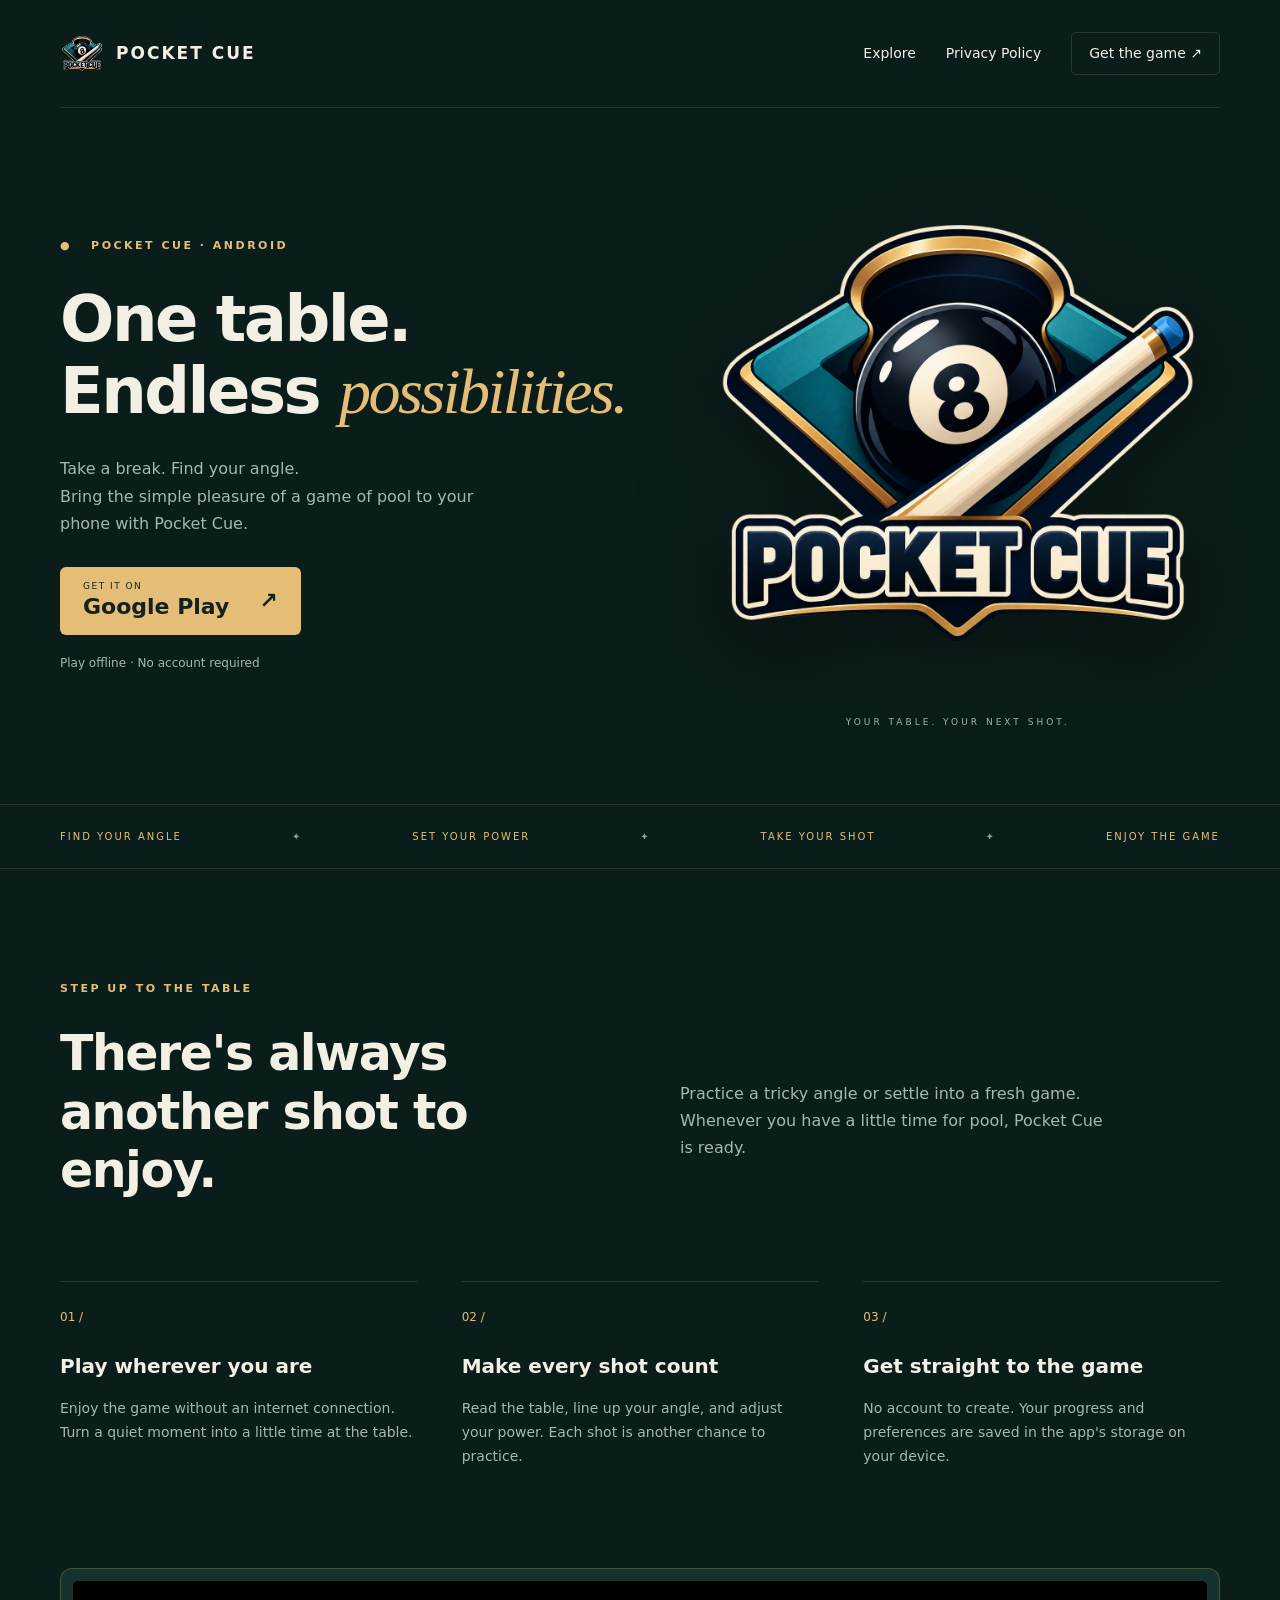
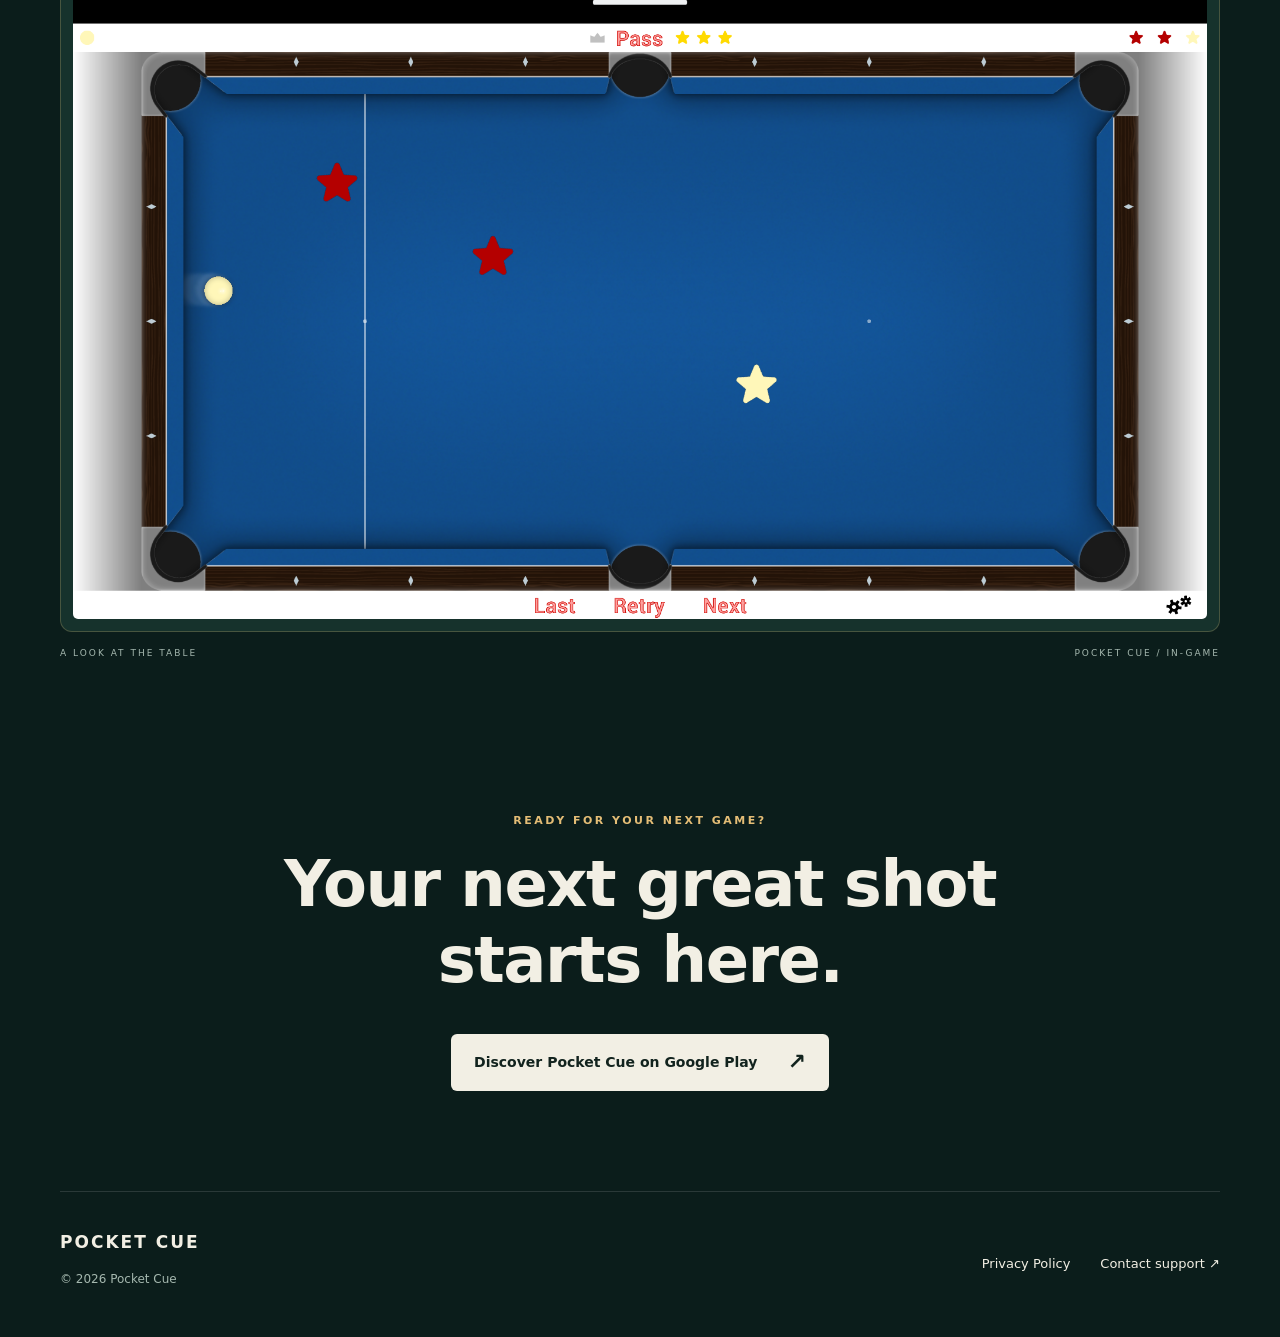
<file: index.html>
<!doctype html>
<html lang="en">
<head>
<meta charset="utf-8"><meta name="viewport" content="width=device-width,initial-scale=1">
<title>Pocket Cue — Your Next Great Shot</title>
<meta name="description" content="Bring the pool table to your pocket. Play Pocket Cue on Android, practice your shots, and enjoy a game offline. No account required.">
<meta name="theme-color" content="#0b1d1b"><meta property="og:title" content="Pocket Cue — Your Next Great Shot"><meta property="og:description" content="Find your angle. Take your shot. Enjoy the game."><meta property="og:type" content="website">
<link rel="icon" href="assets/logo.png"><link rel="stylesheet" href="style.css">
</head>
<body>
<a class="skip" href="#main">Skip to content</a>
<header class="wrap"><a class="brand" href="./"><img src="assets/logo.png" width="44" height="44" alt="">POCKET CUE</a><nav aria-label="Main navigation"><a href="#experience">Explore</a><a href="pocket-cue-policy/">Privacy Policy</a><a class="nav-download" href="https://play.google.com/store/apps/details?id=com.pocket.cue">Get the game ↗</a></nav></header>
<main id="main">
<section class="hero wrap"><div><p class="eyebrow">● &nbsp; POCKET CUE · ANDROID</p><h1>One table.<br>Endless <em>possibilities.</em></h1><p class="intro">Take a break. Find your angle.<br>Bring the simple pleasure of a game of pool to your phone with Pocket Cue.</p><a class="button" href="https://play.google.com/store/apps/details?id=com.pocket.cue"><span><small>GET IT ON</small>Google Play</span><span>↗</span></a><p class="hero-note">Play offline · No account required</p></div><div class="hero-art"><img src="assets/logo.png" width="1280" height="1280" alt="Pocket Cue logo featuring an eight ball, a cue, and a pool table pocket"><p>YOUR TABLE. YOUR NEXT SHOT.</p></div></section>
<div class="ticker"><div class="wrap">FIND YOUR ANGLE <span>✦</span> SET YOUR POWER <span>✦</span> TAKE YOUR SHOT <span>✦</span> ENJOY THE GAME</div></div>
<section class="experience wrap" id="experience"><p class="eyebrow">STEP UP TO THE TABLE</p><div class="section-heading"><h2>There's always<br>another shot to enjoy.</h2><p>Practice a tricky angle or settle into a fresh game. Whenever you have a little time for pool, Pocket Cue is ready.</p></div><div class="features"><article><span>01 /</span><h3>Play wherever you are</h3><p>Enjoy the game without an internet connection. Turn a quiet moment into a little time at the table.</p></article><article><span>02 /</span><h3>Make every shot count</h3><p>Read the table, line up your angle, and adjust your power. Each shot is another chance to practice.</p></article><article><span>03 /</span><h3>Get straight to the game</h3><p>No account to create. Your progress and preferences are saved in the app's storage on your device.</p></article></div></section>
<section class="gallery wrap"><div class="image-frame"><img src="assets/gameplay.png" width="1920" height="1080" alt="A Pocket Cue challenge on Android, showing the cue ball and star-shaped targets on a blue pool table" loading="lazy"></div><div class="image-label"><span>A LOOK AT THE TABLE</span><span>POCKET CUE / IN-GAME</span></div></section>
<section class="closing wrap"><p class="eyebrow">READY FOR YOUR NEXT GAME?</p><h2>Your next great shot<br>starts here.</h2><a class="button light" href="https://play.google.com/store/apps/details?id=com.pocket.cue">Discover Pocket Cue on Google Play <span>↗</span></a></section>
</main><footer class="wrap"><div><a class="brand" href="./">POCKET CUE</a><p>© 2026 Pocket Cue</p></div><div class="footer-links"><a href="pocket-cue-policy/">Privacy Policy</a><a href="mailto:trang.lth610@gmail.com">Contact support ↗</a></div></footer>
</body></html>
</file>
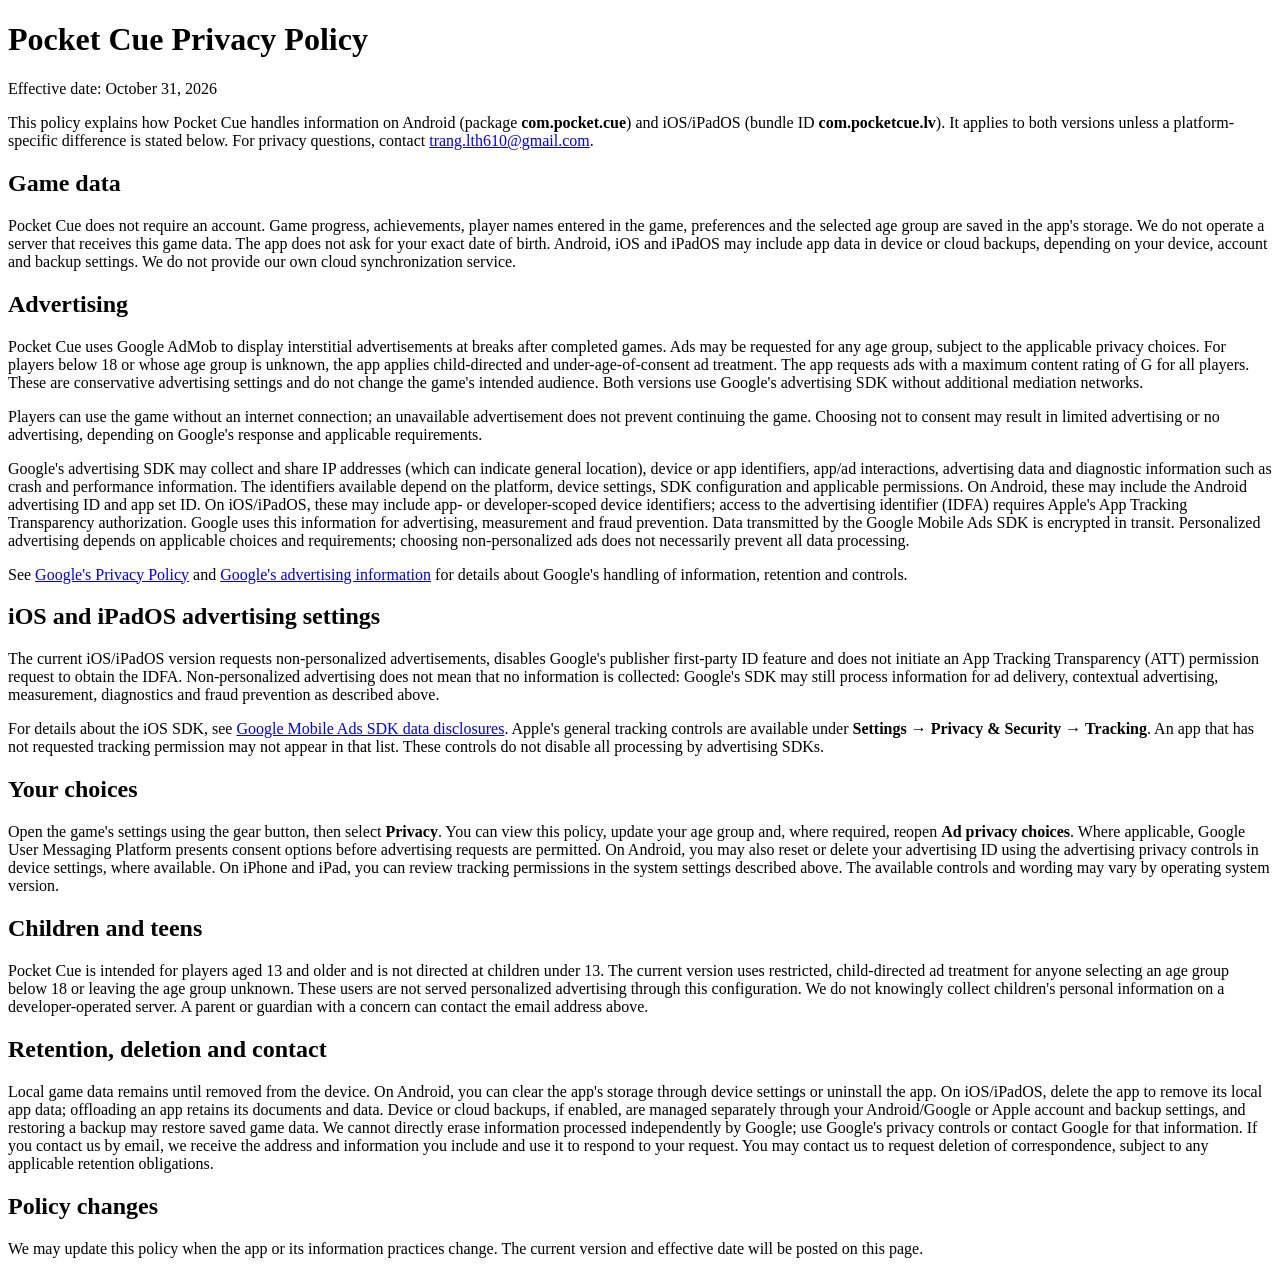
<file: pocket-cue-policy/index.html>
<!doctype html>
<html lang="en"><head><meta charset="utf-8"><meta name="viewport" content="width=device-width,initial-scale=1"><title>Pocket Cue Privacy Policy — Android &amp; iOS</title><meta name="description" content="Privacy Policy for Pocket Cue on Android and iOS/iPadOS: game data, advertising, privacy choices, and deletion."></head>
<body>
<h1>Pocket Cue Privacy Policy</h1>
<p>Effective date: October 31, 2026</p>
<p>This policy explains how Pocket Cue handles information on Android (package <strong>com.pocket.cue</strong>) and iOS/iPadOS (bundle ID <strong>com.pocketcue.lv</strong>). It applies to both versions unless a platform-specific difference is stated below. For privacy questions, contact <a href="mailto:trang.lth610@gmail.com">trang.lth610@gmail.com</a>.</p>
<h2>Game data</h2>
<p>Pocket Cue does not require an account. Game progress, achievements, player names entered in the game, preferences and the selected age group are saved in the app's storage. We do not operate a server that receives this game data. The app does not ask for your exact date of birth. Android, iOS and iPadOS may include app data in device or cloud backups, depending on your device, account and backup settings. We do not provide our own cloud synchronization service.</p>
<h2>Advertising</h2>
<p>Pocket Cue uses Google AdMob to display interstitial advertisements at breaks after completed games. Ads may be requested for any age group, subject to the applicable privacy choices. For players below 18 or whose age group is unknown, the app applies child-directed and under-age-of-consent ad treatment. The app requests ads with a maximum content rating of G for all players. These are conservative advertising settings and do not change the game's intended audience. Both versions use Google's advertising SDK without additional mediation networks.</p>
<p>Players can use the game without an internet connection; an unavailable advertisement does not prevent continuing the game. Choosing not to consent may result in limited advertising or no advertising, depending on Google's response and applicable requirements.</p>
<p>Google's advertising SDK may collect and share IP addresses (which can indicate general location), device or app identifiers, app/ad interactions, advertising data and diagnostic information such as crash and performance information. The identifiers available depend on the platform, device settings, SDK configuration and applicable permissions. On Android, these may include the Android advertising ID and app set ID. On iOS/iPadOS, these may include app- or developer-scoped device identifiers; access to the advertising identifier (IDFA) requires Apple's App Tracking Transparency authorization. Google uses this information for advertising, measurement and fraud prevention. Data transmitted by the Google Mobile Ads SDK is encrypted in transit. Personalized advertising depends on applicable choices and requirements; choosing non-personalized ads does not necessarily prevent all data processing.</p>
<p>See <a href="https://policies.google.com/privacy">Google's Privacy Policy</a> and <a href="https://policies.google.com/technologies/ads">Google's advertising information</a> for details about Google's handling of information, retention and controls.</p>
<h2>iOS and iPadOS advertising settings</h2>
<p>The current iOS/iPadOS version requests non-personalized advertisements, disables Google's publisher first-party ID feature and does not initiate an App Tracking Transparency (ATT) permission request to obtain the IDFA. Non-personalized advertising does not mean that no information is collected: Google's SDK may still process information for ad delivery, contextual advertising, measurement, diagnostics and fraud prevention as described above.</p>
<p>For details about the iOS SDK, see <a href="https://developers.google.com/admob/ios/privacy/data-disclosure">Google Mobile Ads SDK data disclosures</a>. Apple's general tracking controls are available under <strong>Settings → Privacy &amp; Security → Tracking</strong>. An app that has not requested tracking permission may not appear in that list. These controls do not disable all processing by advertising SDKs.</p>
<h2>Your choices</h2>
<p>Open the game's settings using the gear button, then select <strong>Privacy</strong>. You can view this policy, update your age group and, where required, reopen <strong>Ad privacy choices</strong>. Where applicable, Google User Messaging Platform presents consent options before advertising requests are permitted. On Android, you may also reset or delete your advertising ID using the advertising privacy controls in device settings, where available. On iPhone and iPad, you can review tracking permissions in the system settings described above. The available controls and wording may vary by operating system version.</p>
<h2>Children and teens</h2>
<p>Pocket Cue is intended for players aged 13 and older and is not directed at children under 13. The current version uses restricted, child-directed ad treatment for anyone selecting an age group below 18 or leaving the age group unknown. These users are not served personalized advertising through this configuration. We do not knowingly collect children's personal information on a developer-operated server. A parent or guardian with a concern can contact the email address above.</p>
<h2>Retention, deletion and contact</h2>
<p>Local game data remains until removed from the device. On Android, you can clear the app's storage through device settings or uninstall the app. On iOS/iPadOS, delete the app to remove its local app data; offloading an app retains its documents and data. Device or cloud backups, if enabled, are managed separately through your Android/Google or Apple account and backup settings, and restoring a backup may restore saved game data. We cannot directly erase information processed independently by Google; use Google's privacy controls or contact Google for that information. If you contact us by email, we receive the address and information you include and use it to respond to your request. You may contact us to request deletion of correspondence, subject to any applicable retention obligations.</p>
<h2>Policy changes</h2>
<p>We may update this policy when the app or its information practices change. The current version and effective date will be posted on this page.</p>
</body></html>
</file>
<file: style.css>
:root{color-scheme:dark;--bg:#0b1d1b;--ink:#f2efe4;--muted:#a5b8af;--gold:#e4bd76;--line:#ffffff20}*{box-sizing:border-box}html{scroll-behavior:smooth}body{margin:0;background:var(--bg);color:var(--ink);font:16px/1.7 system-ui,-apple-system,sans-serif}a{color:inherit;text-decoration:none}a:hover{color:var(--gold)}a:focus-visible{outline:3px solid var(--gold);outline-offset:6px}.wrap{width:min(1160px,calc(100% - 64px));margin:auto}header{display:flex;justify-content:space-between;align-items:center;min-height:108px;border-bottom:1px solid var(--line)}.brand{display:flex;align-items:center;gap:12px;font-weight:800;letter-spacing:2px;font-size:17px}.brand img{object-fit:contain}nav{display:flex;align-items:center;gap:30px;font-size:14px}.nav-download{border:1px solid var(--line);padding:9px 17px;border-radius:5px}.hero{display:grid;grid-template-columns:1.15fr 1fr;align-items:center;min-height:670px;gap:32px;padding-block:65px}.eyebrow{font-size:11px;font-weight:700;letter-spacing:2.5px;color:var(--gold)}h1{font-size:clamp(42px,5vw,68px);line-height:1.12;letter-spacing:-2.5px;font-weight:650;margin:28px 0}h1 em{font-family:Georgia,serif;font-weight:400;color:var(--gold)}.intro{color:var(--muted);max-width:430px;margin-bottom:30px}.button{display:inline-flex;align-items:center;gap:30px;background:var(--gold);color:#12231e;padding:14px 23px;border-radius:6px;font-weight:700;line-height:1.3}.button:hover{background:#f2d399;color:#12231e}.button small{display:block;font-size:9px;letter-spacing:1.5px;font-weight:500}.button span{font-size:22px}.hero-note{font-size:12px;color:var(--muted);margin-top:18px}.hero-art{text-align:center;background:radial-gradient(circle,#295c4840,transparent 70%)}.hero-art>img{width:100%;height:auto;filter:drop-shadow(0 20px 45px #0008)}.hero-art p{font-size:9px;letter-spacing:3px;color:var(--muted)}.ticker{border-block:1px solid var(--line);padding:23px 0;color:var(--gold);font-size:10px;letter-spacing:2px}.ticker .wrap{display:flex;justify-content:space-between;gap:12px}.ticker span{color:#8aa696}.experience{padding-block:100px 60px}.section-heading{display:grid;grid-template-columns:1fr 1fr;gap:80px;align-items:center}h2{font-size:clamp(32px,4vw,49px);line-height:1.2;letter-spacing:-1.5px;font-weight:550;margin:15px 0 30px}.section-heading p{color:var(--muted);max-width:430px}.features{display:grid;grid-template-columns:repeat(3,1fr);gap:45px;margin-top:50px}.features article{border-top:1px solid var(--line);padding-top:20px}.features span{font-size:12px;color:var(--gold)}h3{font-size:20px;font-weight:550;margin:20px 0 10px}.features p{font-size:14px;color:var(--muted)}.gallery{padding-block:25px 70px}.image-frame{border:1px solid #d5bd7840;padding:12px;background:#16322c;border-radius:12px}.image-frame img{display:block;width:100%;height:auto;border-radius:5px}.image-label{display:flex;justify-content:space-between;font-size:9px;letter-spacing:2px;color:var(--muted);margin-top:14px}.closing{text-align:center;padding:70px 20px 100px;border-bottom:1px solid var(--line)}.closing h2{font-size:clamp(36px,5vw,64px);margin-bottom:35px}.light{background:var(--ink);font-size:14px}footer{display:flex;align-items:center;justify-content:space-between;padding-block:36px}footer p{font-size:12px;color:var(--muted)}.footer-links{display:flex;gap:30px;font-size:13px}.skip{position:absolute;top:-100px;left:20px;padding:12px;background:var(--gold);color:#000;z-index:3}.skip:focus{top:10px}@media(max-width:700px){.wrap{width:calc(100% - 40px)}header{min-height:85px}.brand{font-size:13px;letter-spacing:1px}nav{gap:15px;font-size:12px}nav>a:first-child,.nav-download{display:none}.hero{grid-template-columns:1fr;gap:12px;padding-block:45px;min-height:auto}h1{letter-spacing:-2px}.hero-art{max-width:360px;margin:auto}.ticker{font-size:7px;letter-spacing:.3px;padding:15px 0}.section-heading{display:block}.experience{padding-top:60px}.features{grid-template-columns:1fr;gap:18px;margin-top:30px}.features article{padding-top:15px}h3{margin-top:12px}.gallery{padding-block:5px 30px}.image-frame{padding:5px}.image-label{font-size:7px;letter-spacing:.7px}.closing{padding:50px 0 60px}.button{max-width:100%;font-size:13px}footer{align-items:flex-start;gap:20px}.footer-links{flex-direction:column;gap:10px;font-size:12px}}@media(prefers-reduced-motion:reduce){html{scroll-behavior:auto}}
</file>
